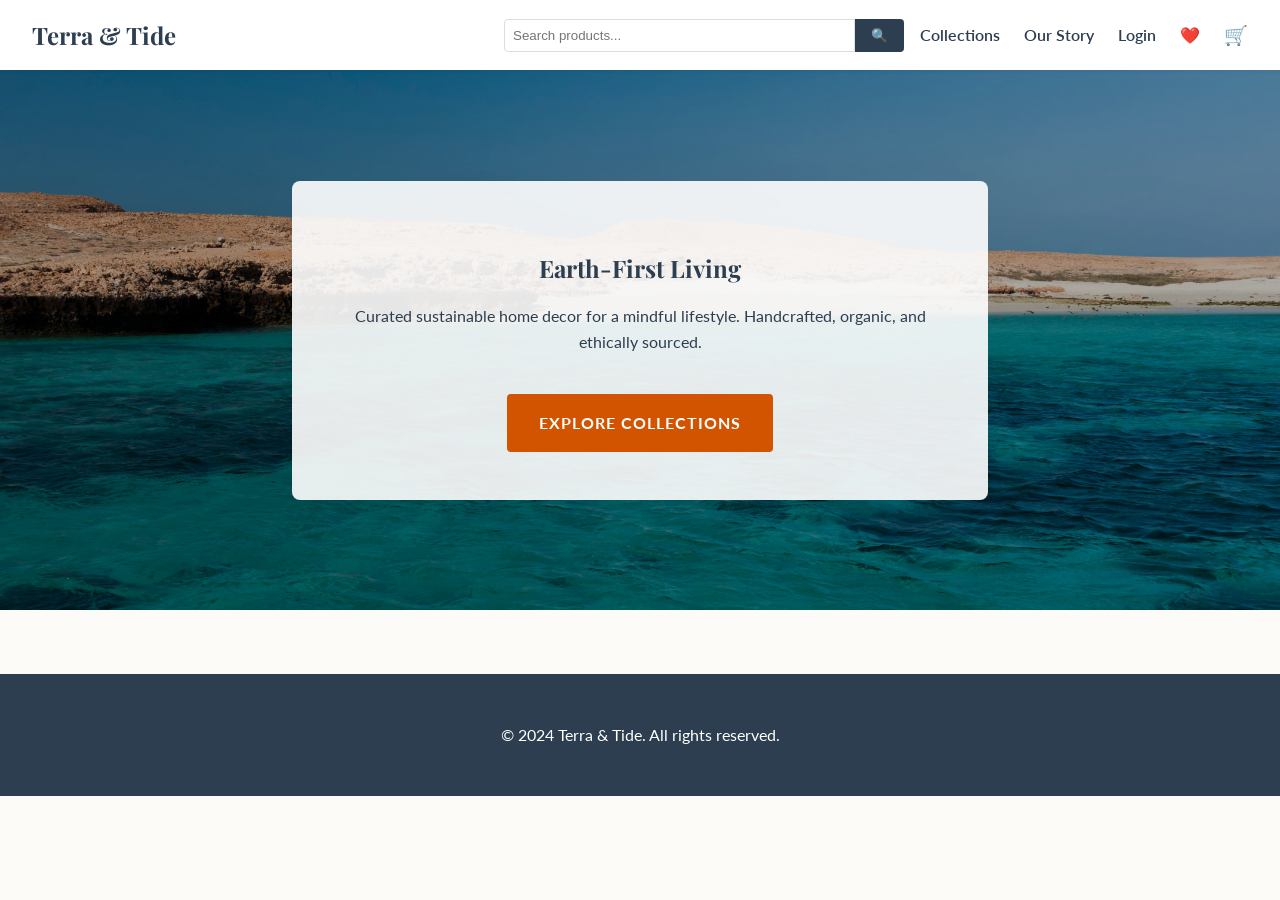
<file: index.html>
<!DOCTYPE html>
<html lang="en">
<head>
    <meta charset="UTF-8">
    <meta name="viewport" content="width=device-width, initial-scale=1.0">
    <title>Terra & Tide - Sustainable Home Decor</title>
    <link rel="stylesheet" href="style.css">
</head>
<body>
    <header>
        <div class="logo-container">
            <a href="index.html" class="logo">Terra & Tide</a>
            <button class="menu-toggle" aria-label="Toggle Menu">☰</button>
        </div>
        <div class="search-container">
            <input type="text" id="search-input" placeholder="Search products...">
            <button id="search-btn">🔍</button>
        </div>
        <nav>
            <ul>
                <li><a href="collections.html">Collections</a></li>
                <li><a href="about.html">Our Story</a></li>
                <li id="nav-auth"><a href="login.html">Login</a></li>
                <li><a href="wishlist.html">❤️</a></li>
                <li>
                    <a href="cart.html" class="cart-icon">
                        🛒
                        <span id="cart-count">0</span>
                    </a>
                </li>
            </ul>
        </nav>
    </header>

    <div id="toast" class="toast"></div>

    <section class="hero">
        <div class="hero-content">
            <h1>Earth-First Living</h1>
            <p>Curated sustainable home decor for a mindful lifestyle. Handcrafted, organic, and ethically sourced.</p>
            <a href="collections.html" class="btn-cta">Explore Collections</a>
        </div>
    </section>

    <footer>
        <p>&copy; 2024 Terra & Tide. All rights reserved.</p>
    </footer>

    <script src="script.js"></script>
</body>
</html>
</file>
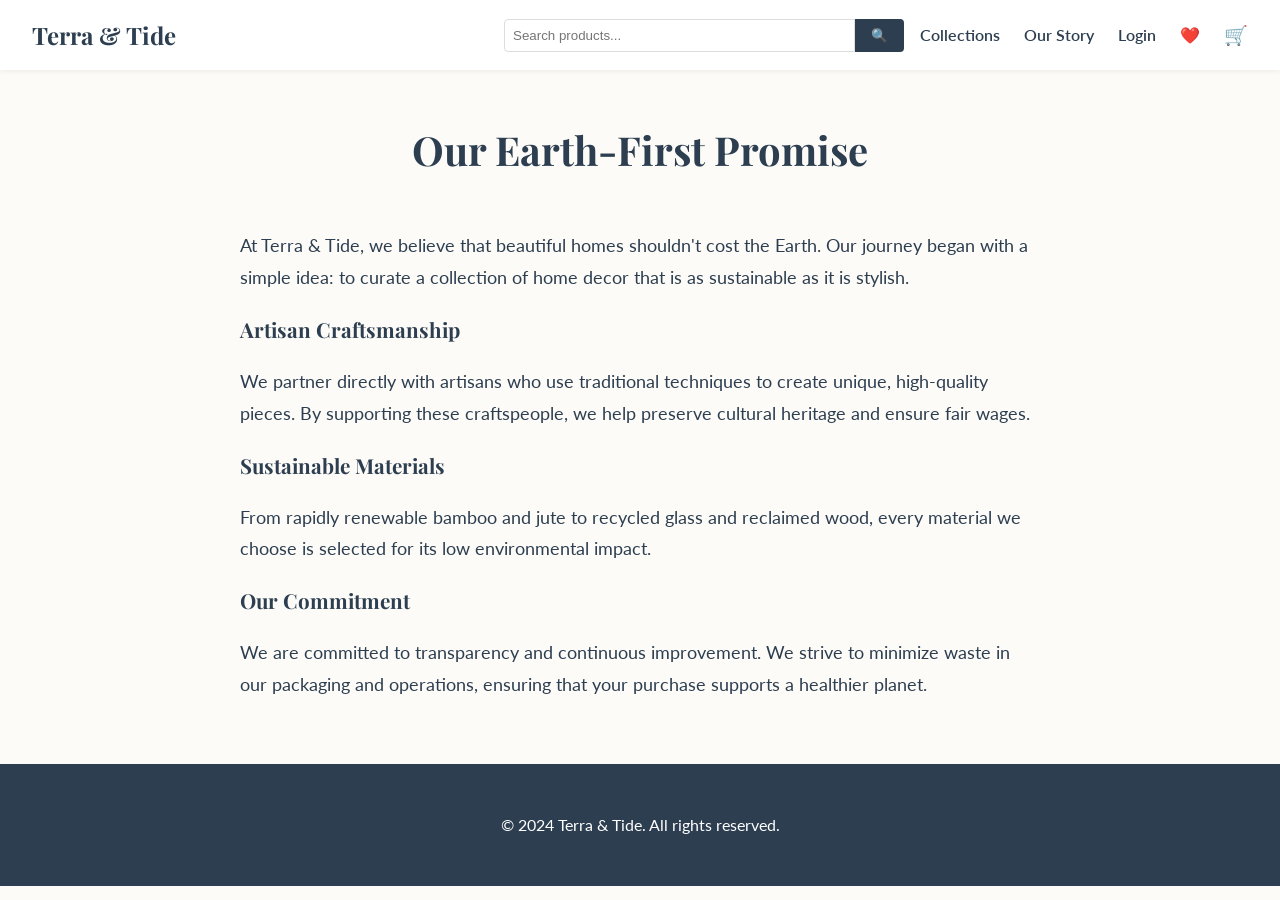
<file: about.html>
<!DOCTYPE html>
<html lang="en">
<head>
    <meta charset="UTF-8">
    <meta name="viewport" content="width=device-width, initial-scale=1.0">
    <title>About Us - Terra & Tide</title>
    <link rel="stylesheet" href="style.css">
</head>
<body>
    <header>
        <div class="logo-container">
            <a href="index.html" class="logo">Terra & Tide</a>
            <button class="menu-toggle" aria-label="Toggle Menu">☰</button>
        </div>
        <div class="search-container">
            <input type="text" id="search-input" placeholder="Search products...">
            <button id="search-btn">🔍</button>
        </div>
        <nav>
            <ul>
                <li><a href="collections.html">Collections</a></li>
                <li><a href="about.html">Our Story</a></li>
                <li id="nav-auth"><a href="login.html">Login</a></li>
                <li><a href="wishlist.html">❤️</a></li>
                <li>
                    <a href="cart.html" class="cart-icon">
                        🛒
                        <span id="cart-count">0</span>
                    </a>
                </li>
            </ul>
        </nav>
    </header>

    <div id="toast" class="toast"></div>

    <div class="container">
        <h2 class="section-title">Our Earth-First Promise</h2>
        <div style="max-width: 800px; margin: 0 auto; line-height: 1.8; font-size: 1.1rem;">
            <p>At Terra & Tide, we believe that beautiful homes shouldn't cost the Earth. Our journey began with a simple idea: to curate a collection of home decor that is as sustainable as it is stylish.</p>

            <h3 class="mt-2">Artisan Craftsmanship</h3>
            <p>We partner directly with artisans who use traditional techniques to create unique, high-quality pieces. By supporting these craftspeople, we help preserve cultural heritage and ensure fair wages.</p>

            <h3 class="mt-2">Sustainable Materials</h3>
            <p>From rapidly renewable bamboo and jute to recycled glass and reclaimed wood, every material we choose is selected for its low environmental impact.</p>

            <h3 class="mt-2">Our Commitment</h3>
            <p>We are committed to transparency and continuous improvement. We strive to minimize waste in our packaging and operations, ensuring that your purchase supports a healthier planet.</p>
        </div>
    </div>

    <footer>
        <p>&copy; 2024 Terra & Tide. All rights reserved.</p>
    </footer>

    <script src="script.js"></script>
</body>
</html>
</file>
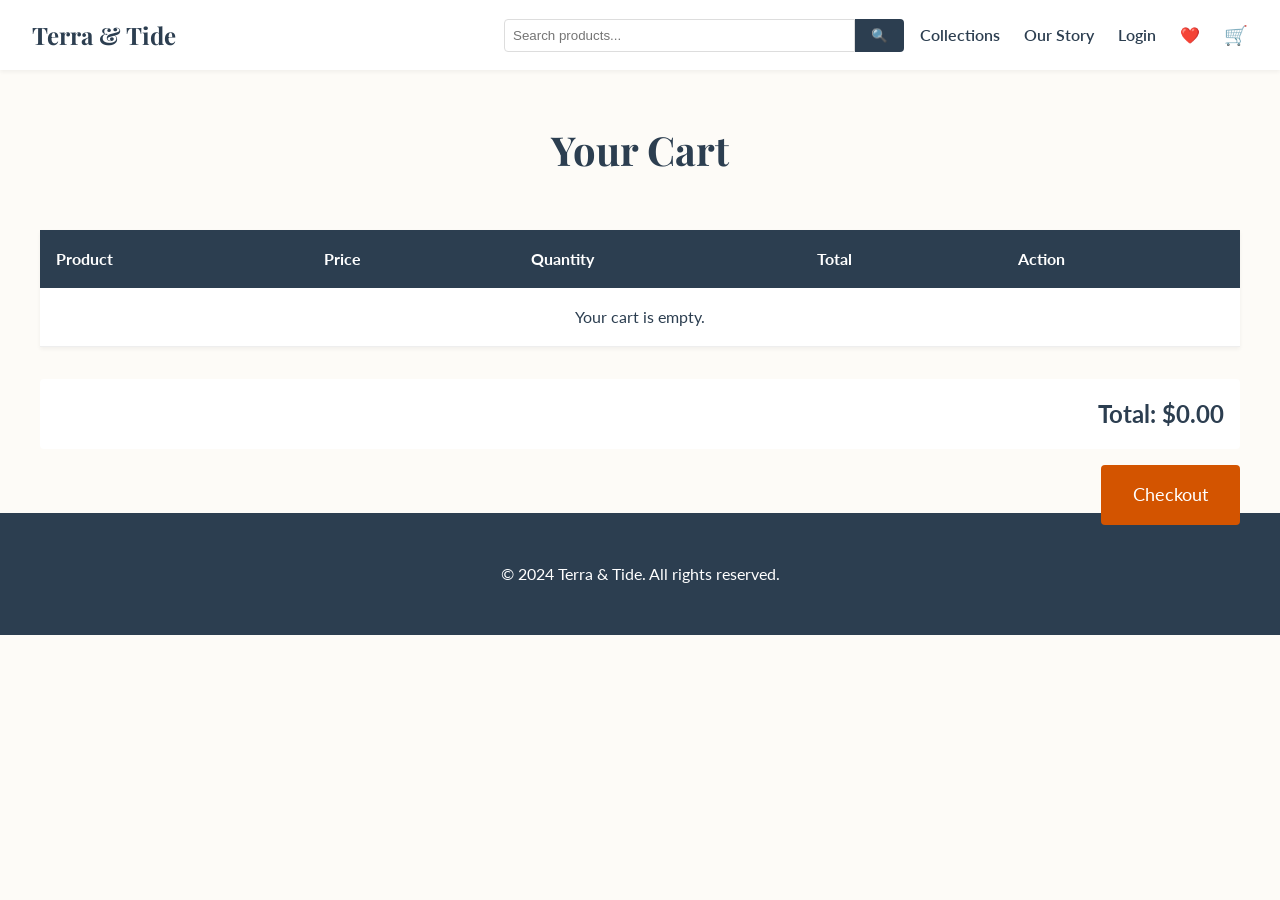
<file: cart.html>
<!DOCTYPE html>
<html lang="en">
<head>
    <meta charset="UTF-8">
    <meta name="viewport" content="width=device-width, initial-scale=1.0">
    <title>Shopping Cart - Terra & Tide</title>
    <link rel="stylesheet" href="style.css">
</head>
<body>
    <header>
        <div class="logo-container">
            <a href="index.html" class="logo">Terra & Tide</a>
            <button class="menu-toggle" aria-label="Toggle Menu">☰</button>
        </div>
        <div class="search-container">
            <input type="text" id="search-input" placeholder="Search products...">
            <button id="search-btn">🔍</button>
        </div>
        <nav>
            <ul>
                <li><a href="collections.html">Collections</a></li>
                <li><a href="about.html">Our Story</a></li>
                <li id="nav-auth"><a href="login.html">Login</a></li>
                <li><a href="wishlist.html">❤️</a></li>
                <li>
                    <a href="cart.html" class="cart-icon">
                        🛒
                        <span id="cart-count">0</span>
                    </a>
                </li>
            </ul>
        </nav>
    </header>

    <div id="toast" class="toast"></div>

    <div class="container">
        <h2 class="section-title">Your Cart</h2>
        <table class="cart-table">
            <thead>
                <tr>
                    <th>Product</th>
                    <th>Price</th>
                    <th>Quantity</th>
                    <th>Total</th>
                    <th>Action</th>
                </tr>
            </thead>
            <tbody id="cart-table-body">
                <!-- Cart items loaded by script.js -->
            </tbody>
        </table>
        <div id="cart-total" class="cart-total">
            Total: $0.00
        </div>
        <a href="checkout.html" class="btn-checkout">Checkout</a>
    </div>

    <footer>
        <p>&copy; 2024 Terra & Tide. All rights reserved.</p>
    </footer>

    <script src="script.js"></script>
</body>
</html>
</file>
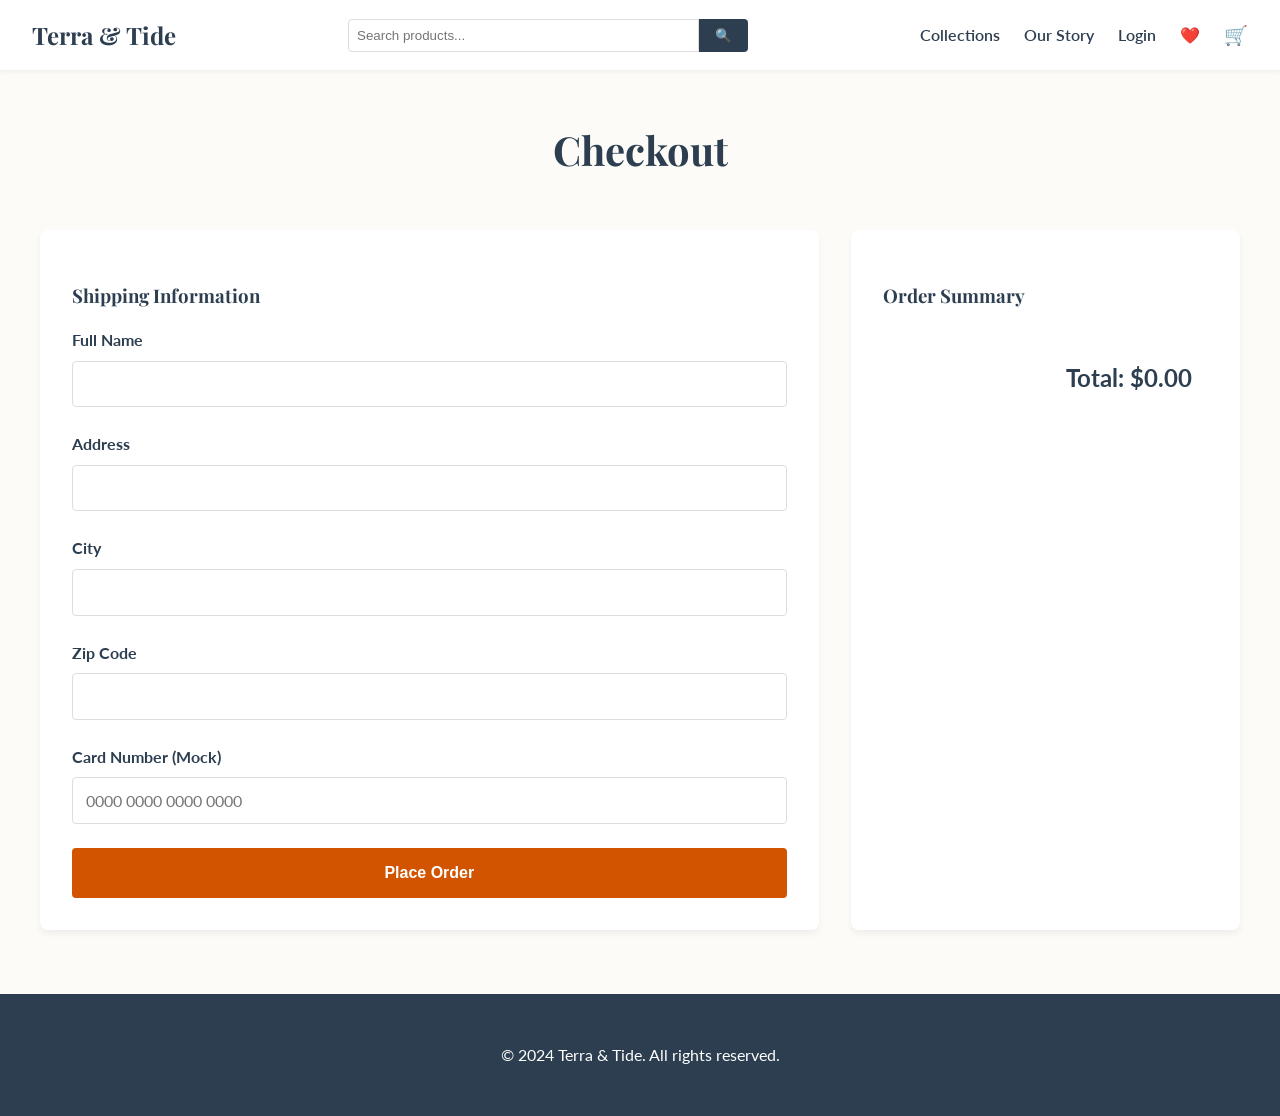
<file: checkout.html>
<!DOCTYPE html>
<html lang="en">
<head>
    <meta charset="UTF-8">
    <meta name="viewport" content="width=device-width, initial-scale=1.0">
    <title>Checkout - Terra & Tide</title>
    <link rel="stylesheet" href="style.css">
</head>
<body>
    <header>
        <a href="index.html" class="logo">Terra & Tide</a>
        <button class="menu-toggle" aria-label="Toggle Menu">☰</button>
        <div class="search-container">
            <input type="text" id="search-input" placeholder="Search products...">
            <button id="search-btn">🔍</button>
        </div>
        <nav>
            <ul>
                <li><a href="collections.html">Collections</a></li>
                <li><a href="about.html">Our Story</a></li>
                <li id="nav-auth"><a href="login.html">Login</a></li>
                <li><a href="wishlist.html">❤️</a></li>
                <li>
                    <a href="cart.html" class="cart-icon">
                        🛒
                        <span id="cart-count">0</span>
                    </a>
                </li>
            </ul>
        </nav>
    </header>

    <div id="toast" class="toast"></div>

    <div class="container">
        <h2 class="section-title">Checkout</h2>
        <div class="checkout-grid">
            <div class="checkout-form">
                <h3>Shipping Information</h3>
                <form id="checkout-form" onsubmit="handleCheckout(event)">
                    <div class="form-group">
                        <label for="fullName">Full Name</label>
                        <input type="text" id="fullName" name="fullName" required>
                    </div>
                    <div class="form-group">
                        <label for="address">Address</label>
                        <input type="text" id="address" name="address" required>
                    </div>
                    <div class="form-group">
                        <label for="city">City</label>
                        <input type="text" id="city" name="city" required>
                    </div>
                    <div class="form-group">
                        <label for="zip">Zip Code</label>
                        <input type="text" id="zip" name="zip" required>
                    </div>
                    <div class="form-group">
                        <label for="cardNumber">Card Number (Mock)</label>
                        <input type="text" id="cardNumber" name="cardNumber" placeholder="0000 0000 0000 0000" required>
                    </div>
                    <button type="submit" class="btn-submit">Place Order</button>
                </form>
            </div>
            <div class="order-summary">
                <h3>Order Summary</h3>
                <div id="checkout-items"></div>
                <div id="checkout-total" class="cart-total">Total: $0.00</div>
            </div>
        </div>
    </div>

    <footer>
        <p>&copy; 2024 Terra & Tide. All rights reserved.</p>
    </footer>

    <script src="script.js"></script>
    <script>
        document.addEventListener('DOMContentLoaded', () => {
            renderCheckoutSummary();
        });

        function renderCheckoutSummary() {
            const cart = getCart();
            const container = document.getElementById('checkout-items');
            const totalEl = document.getElementById('checkout-total');

            if (!container) return;

            container.innerHTML = '';
            let total = 0;

            cart.forEach(item => {
                const itemTotal = item.price * item.quantity;
                total += itemTotal;
                const div = document.createElement('div');
                div.className = 'summary-item';
                div.innerHTML = `
                    <div style="display: flex; justify-content: space-between; margin-bottom: 0.5rem;">
                        <span>${item.name} (x${item.quantity})</span>
                        <span>$${itemTotal.toFixed(2)}</span>
                    </div>
                `;
                container.appendChild(div);
            });

            totalEl.textContent = `Total: $${total.toFixed(2)}`;
        }

        function handleCheckout(e) {
            e.preventDefault();
            const form = e.target;
            const orderData = {
                id: 'ORD-' + Date.now(),
                date: new Date().toLocaleDateString(),
                total: parseFloat(document.getElementById('checkout-total').textContent.replace('Total: $', '')),
                items: getCart(),
                shipping: {
                    name: form.fullName.value,
                    address: form.address.value,
                    city: form.city.value
                }
            };

            let orders = JSON.parse(localStorage.getItem('terraOrders') || '[]');
            orders.unshift(orderData);
            localStorage.setItem('terraOrders', JSON.stringify(orders));

            // Clear Cart
            localStorage.setItem('terraCart', JSON.stringify([]));
            updateCartCount();

            alert('Order Placed Successfully! Redirecting to Profile...');
            window.location.href = 'profile.html';
        }
    </script>
</body>
</html>
</file>
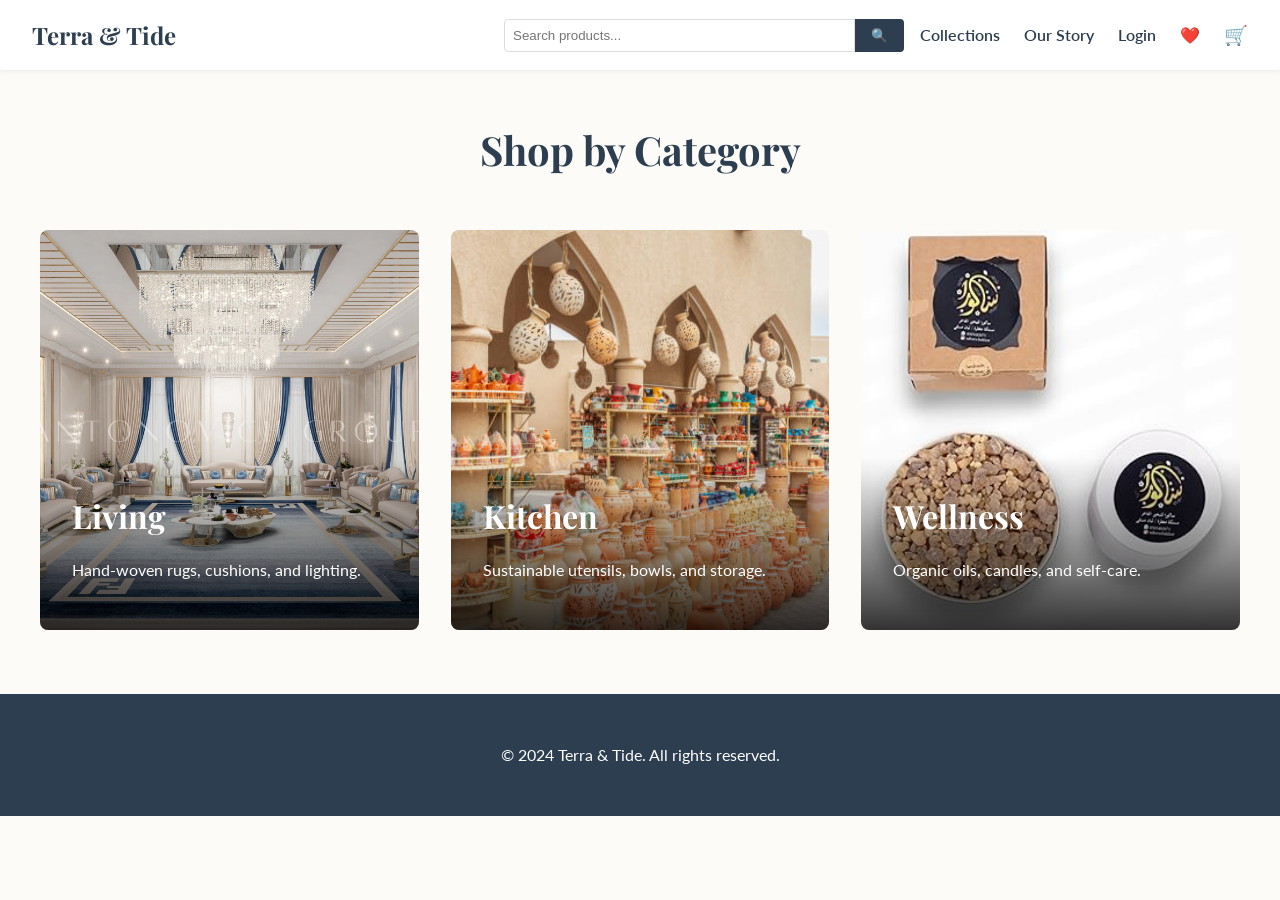
<file: collections.html>
<!DOCTYPE html>
<html lang="en">
<head>
    <meta charset="UTF-8">
    <meta name="viewport" content="width=device-width, initial-scale=1.0">
    <title>Collections - Terra & Tide</title>
    <link rel="stylesheet" href="style.css">
</head>
<body>
    <header>
        <div class="logo-container">
            <a href="index.html" class="logo">Terra & Tide</a>
            <button class="menu-toggle" aria-label="Toggle Menu">☰</button>
        </div>
        <div class="search-container">
            <input type="text" id="search-input" placeholder="Search products...">
            <button id="search-btn">🔍</button>
        </div>
        <nav>
            <ul>
                <li><a href="collections.html">Collections</a></li>
                <li><a href="about.html">Our Story</a></li>
                <li id="nav-auth"><a href="login.html">Login</a></li>
                <li><a href="wishlist.html">❤️</a></li>
                <li>
                    <a href="cart.html" class="cart-icon">
                        🛒
                        <span id="cart-count">0</span>
                    </a>
                </li>
            </ul>
        </nav>
    </header>

    <div id="toast" class="toast"></div>

    <div class="container">
        <h2 class="section-title">Shop by Category</h2>
        <div class="collections-grid">
            <a href="living.html" class="collection-card">
                <img src="images/cat-living.png" alt="Living Room Collection">
                <div class="collection-overlay">
                    <h3 class="collection-title">Living</h3>
                    <p>Hand-woven rugs, cushions, and lighting.</p>
                </div>
            </a>
            <a href="kitchen.html" class="collection-card">
                <img src="images/cat-kitchen.png" alt="Kitchen Collection">
                <div class="collection-overlay">
                    <h3 class="collection-title">Kitchen</h3>
                    <p>Sustainable utensils, bowls, and storage.</p>
                </div>
            </a>
            <a href="wellness.html" class="collection-card">
                <img src="images/cat-wellness.png" alt="Wellness Collection">
                <div class="collection-overlay">
                    <h3 class="collection-title">Wellness</h3>
                    <p>Organic oils, candles, and self-care.</p>
                </div>
            </a>
        </div>
    </div>

    <footer>
        <p>&copy; 2024 Terra & Tide. All rights reserved.</p>
    </footer>

    <script src="script.js"></script>
</body>
</html>
</file>
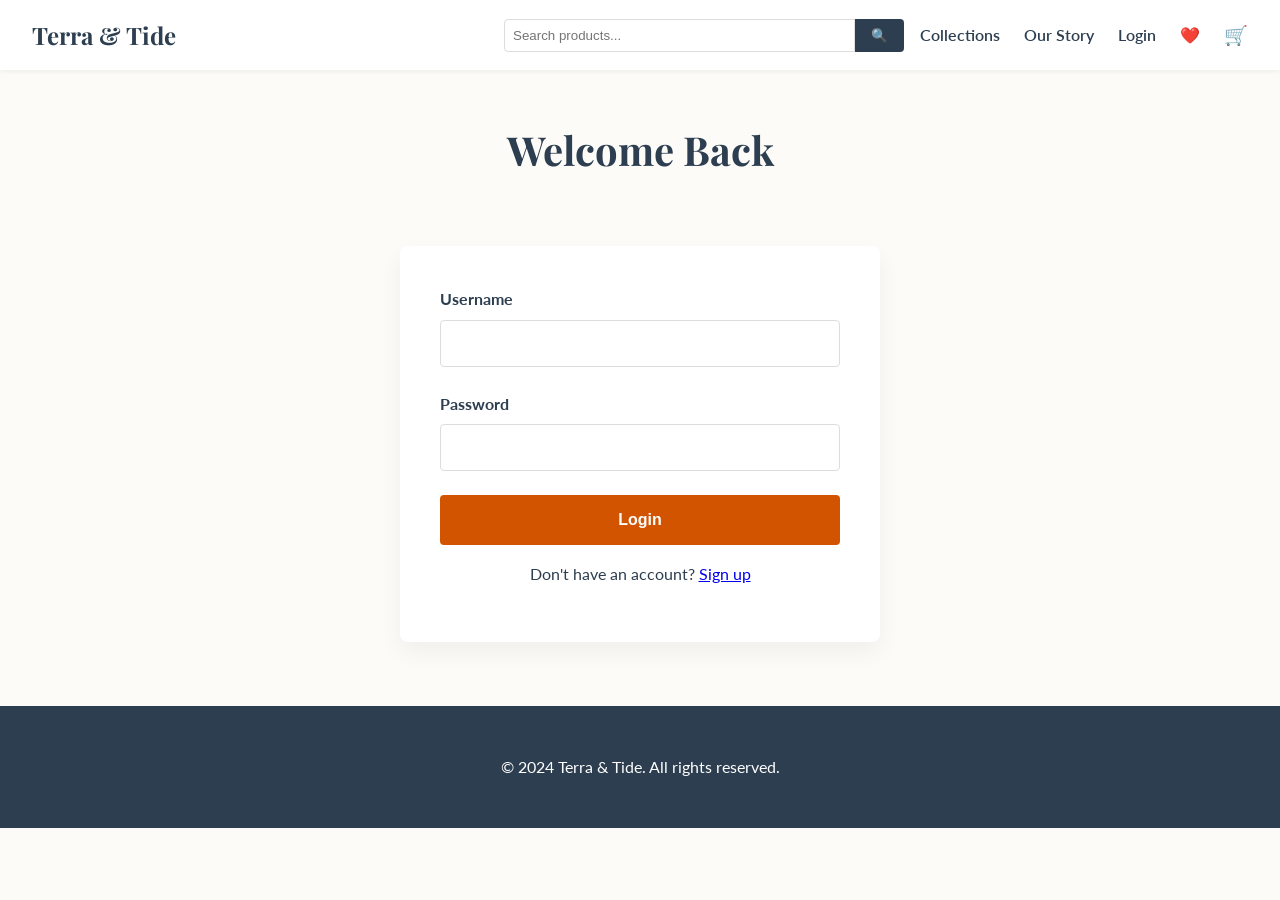
<file: login.html>
<!DOCTYPE html>
<html lang="en">
<head>
    <meta charset="UTF-8">
    <meta name="viewport" content="width=device-width, initial-scale=1.0">
    <title>Login - Terra & Tide</title>
    <link rel="stylesheet" href="style.css">
</head>
<body>
    <header>
        <div class="logo-container">
            <a href="index.html" class="logo">Terra & Tide</a>
            <button class="menu-toggle" aria-label="Toggle Menu">☰</button>
        </div>
        <div class="search-container">
            <input type="text" id="search-input" placeholder="Search products...">
            <button id="search-btn">🔍</button>
        </div>
        <nav>
            <ul>
                <li><a href="collections.html">Collections</a></li>
                <li><a href="about.html">Our Story</a></li>
                <li id="nav-auth"><a href="login.html">Login</a></li>
                <li><a href="wishlist.html">❤️</a></li>
                <li>
                    <a href="cart.html" class="cart-icon">
                        🛒
                        <span id="cart-count">0</span>
                    </a>
                </li>
            </ul>
        </nav>
    </header>

    <div class="container">
        <h2 class="section-title">Welcome Back</h2>
        <form class="auth-form" onsubmit="handleLogin(event)">
            <div class="form-group">
                <label for="username">Username</label>
                <input type="text" id="username" name="username" required>
            </div>
            <div class="form-group">
                <label for="password">Password</label>
                <input type="password" id="password" name="password" required>
            </div>
            <button type="submit" class="btn-submit">Login</button>
            <p class="mt-2 text-center">Don't have an account? <a href="signup.html">Sign up</a></p>
        </form>
    </div>

    <footer>
        <p>&copy; 2024 Terra & Tide. All rights reserved.</p>
    </footer>

    <script src="script.js"></script>
    <script>
        function handleLogin(e) {
            e.preventDefault();
            const username = e.target.username.value;
            const password = e.target.password.value;
            // login function is defined in script.js
            if (login(username, password)) {
                window.location.href = 'index.html';
            } else {
                alert('Invalid credentials! Username must be > 3 chars and Password > 6 chars.');
            }
        }
    </script>
</body>
</html>
</file>
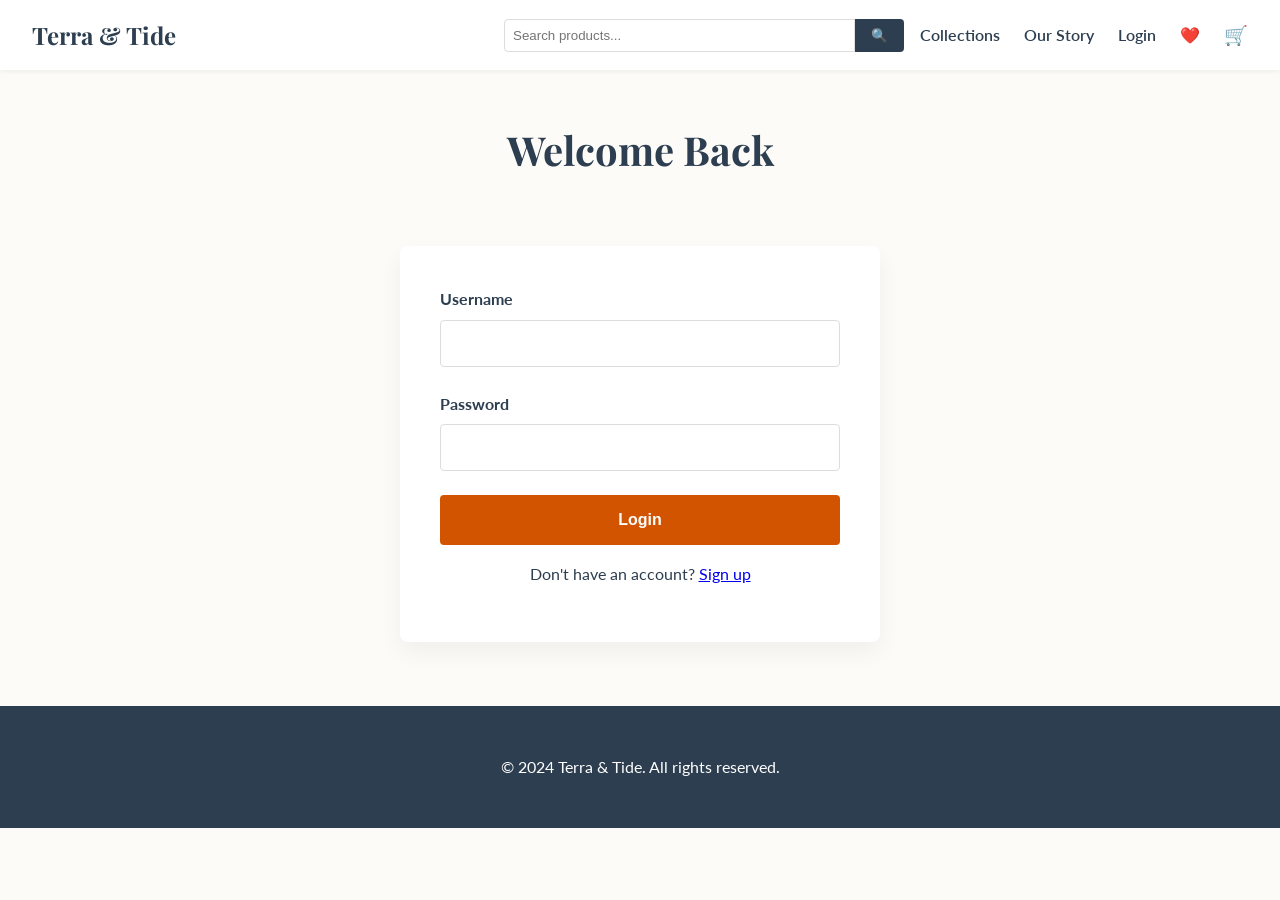
<file: profile.html>
<!DOCTYPE html>
<html lang="en">
<head>
    <meta charset="UTF-8">
    <meta name="viewport" content="width=device-width, initial-scale=1.0">
    <title>Profile - Terra & Tide</title>
    <link rel="stylesheet" href="style.css">
</head>
<body>
    <header>
        <a href="index.html" class="logo">Terra & Tide</a>
        <button class="menu-toggle" aria-label="Toggle Menu">☰</button>
        <div class="search-container">
            <input type="text" id="search-input" placeholder="Search products...">
            <button id="search-btn">🔍</button>
        </div>
        <nav>
            <ul>
                <li><a href="collections.html">Collections</a></li>
                <li><a href="about.html">Our Story</a></li>
                <li id="nav-auth"><a href="login.html">Login</a></li>
                <li><a href="wishlist.html">❤️</a></li>
                <li>
                    <a href="cart.html" class="cart-icon">
                        🛒
                        <span id="cart-count">0</span>
                    </a>
                </li>
            </ul>
        </nav>
    </header>

    <div id="toast" class="toast"></div>

    <div class="container">
        <h2 class="section-title">My Profile</h2>
        <div class="profile-info">
            <h3 id="user-greeting">Hello, Guest</h3>
            <button onclick="logout()" class="btn-checkout">Logout</button>
        </div>

        <h3>Order History</h3>
        <table class="cart-table">
            <thead>
                <tr>
                    <th>Order ID</th>
                    <th>Date</th>
                    <th>Total</th>
                    <th>Status</th>
                    <th>Items</th>
                </tr>
            </thead>
            <tbody id="orders-table-body">
                <!-- Orders loaded dynamically -->
            </tbody>
        </table>
    </div>

    <footer>
        <p>&copy; 2024 Terra & Tide. All rights reserved.</p>
    </footer>

    <script src="script.js"></script>
    <script>
        document.addEventListener('DOMContentLoaded', () => {
            const user = JSON.parse(localStorage.getItem('terraUser'));
            if (user) {
                document.getElementById('user-greeting').textContent = `Hello, ${user.username}`;
                loadOrders();
            } else {
                window.location.href = 'login.html';
            }
        });

        function loadOrders() {
            const orders = JSON.parse(localStorage.getItem('terraOrders') || '[]');
            const tbody = document.getElementById('orders-table-body');

            if (orders.length === 0) {
                tbody.innerHTML = '<tr><td colspan="5" class="text-center">No orders yet.</td></tr>';
                return;
            }

            orders.forEach(order => {
                const tr = document.createElement('tr');
                tr.innerHTML = `
                    <td>${order.id}</td>
                    <td>${order.date}</td>
                    <td>$${order.total.toFixed(2)}</td>
                    <td><span class="eco-badge">Processing</span></td>
                    <td>${order.items.length} items</td>
                `;
                tbody.appendChild(tr);
            });
        }
    </script>
</body>
</html>
</file>
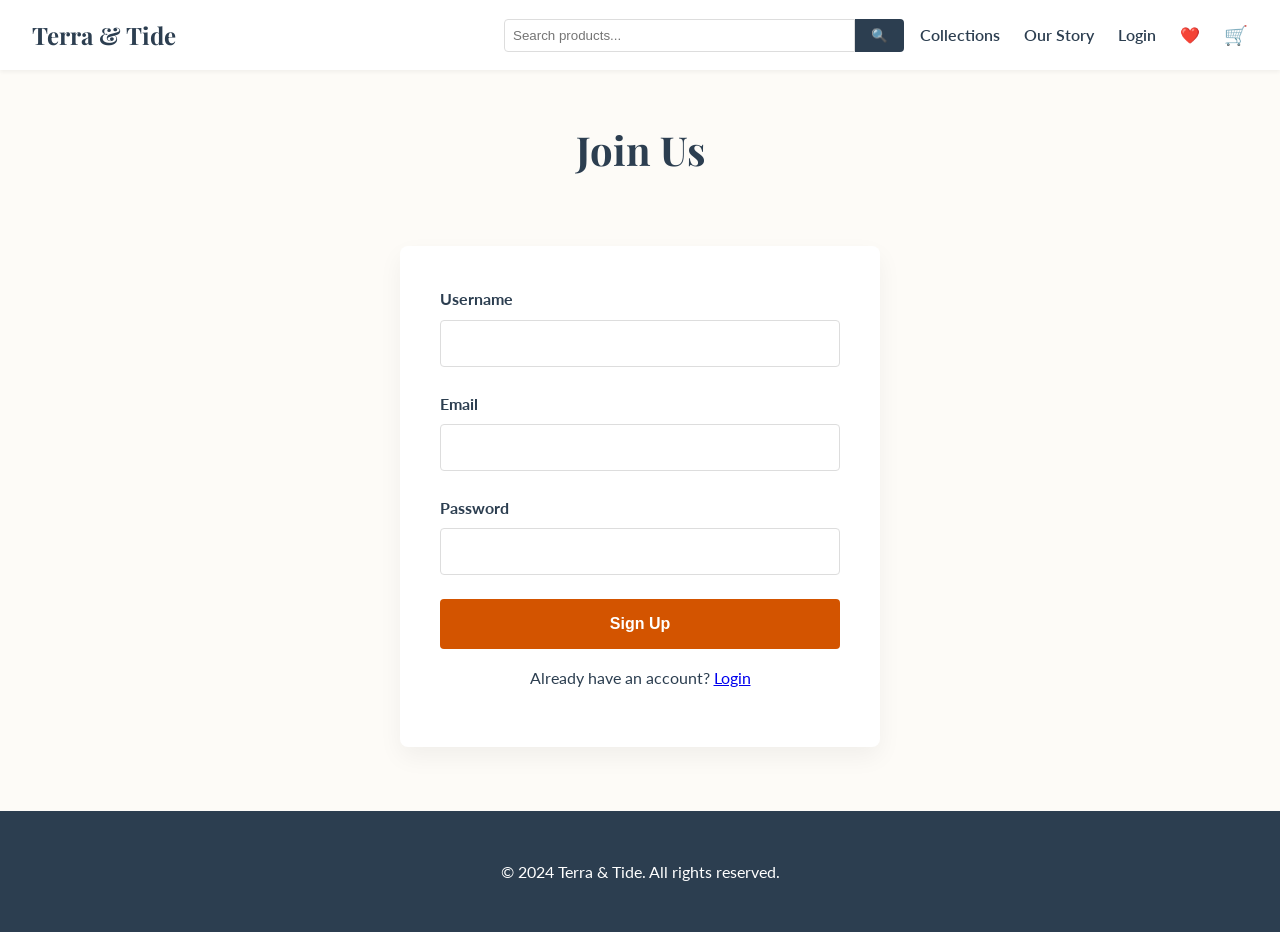
<file: signup.html>
<!DOCTYPE html>
<html lang="en">
<head>
    <meta charset="UTF-8">
    <meta name="viewport" content="width=device-width, initial-scale=1.0">
    <title>Sign Up - Terra & Tide</title>
    <link rel="stylesheet" href="style.css">
</head>
<body>
    <header>
        <div class="logo-container">
            <a href="index.html" class="logo">Terra & Tide</a>
            <button class="menu-toggle" aria-label="Toggle Menu">☰</button>
        </div>
        <div class="search-container">
            <input type="text" id="search-input" placeholder="Search products...">
            <button id="search-btn">🔍</button>
        </div>
        <nav>
            <ul>
                <li><a href="collections.html">Collections</a></li>
                <li><a href="about.html">Our Story</a></li>
                <li id="nav-auth"><a href="login.html">Login</a></li>
                <li><a href="wishlist.html">❤️</a></li>
                <li>
                    <a href="cart.html" class="cart-icon">
                        🛒
                        <span id="cart-count">0</span>
                    </a>
                </li>
            </ul>
        </nav>
    </header>

    <div class="container">
        <h2 class="section-title">Join Us</h2>
        <form class="auth-form" onsubmit="handleSignup(event)">
            <div class="form-group">
                <label for="username">Username</label>
                <input type="text" id="username" name="username" required>
            </div>
            <div class="form-group">
                <label for="email">Email</label>
                <input type="email" id="email" name="email" required>
            </div>
            <div class="form-group">
                <label for="password">Password</label>
                <input type="password" id="password" name="password" required>
            </div>
            <button type="submit" class="btn-submit">Sign Up</button>
            <p class="mt-2 text-center">Already have an account? <a href="login.html">Login</a></p>
        </form>
    </div>

    <footer>
        <p>&copy; 2024 Terra & Tide. All rights reserved.</p>
    </footer>

    <script src="script.js"></script>
    <script>
        function handleSignup(e) {
            e.preventDefault();
            const username = e.target.username.value;
            const email = e.target.email.value;
            const password = e.target.password.value;
            // signup function is defined in script.js
            if (signup(username, email, password)) {
                window.location.href = 'index.html';
            } else {
                alert('Invalid details! Username > 3 chars, Password > 6 chars, Email must contain "@".');
            }
        }
    </script>
</body>
</html>
</file>
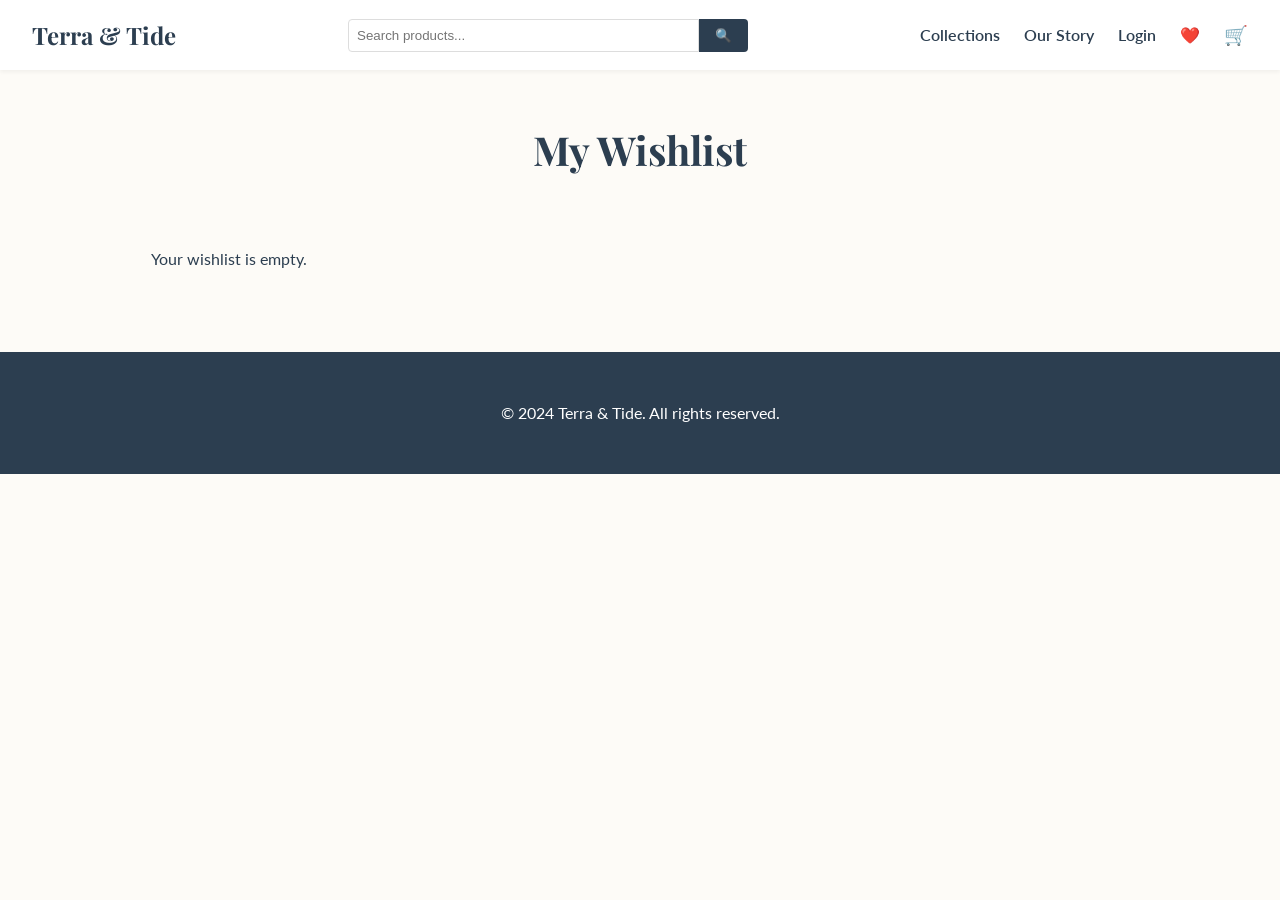
<file: wishlist.html>
<!DOCTYPE html>
<html lang="en">
<head>
    <meta charset="UTF-8">
    <meta name="viewport" content="width=device-width, initial-scale=1.0">
    <title>Wishlist - Terra & Tide</title>
    <link rel="stylesheet" href="style.css">
</head>
<body>
    <header>
        <a href="index.html" class="logo">Terra & Tide</a>
        <button class="menu-toggle" aria-label="Toggle Menu">☰</button>
        <div class="search-container">
            <input type="text" id="search-input" placeholder="Search products...">
            <button id="search-btn">🔍</button>
        </div>
        <nav>
            <ul>
                <li><a href="collections.html">Collections</a></li>
                <li><a href="about.html">Our Story</a></li>
                <li id="nav-auth"><a href="login.html">Login</a></li>
                <li><a href="wishlist.html">❤️</a></li>
                <li>
                    <a href="cart.html" class="cart-icon">
                        🛒
                        <span id="cart-count">0</span>
                    </a>
                </li>
            </ul>
        </nav>
    </header>

    <div id="toast" class="toast"></div>

    <div class="container">
        <h2 class="section-title">My Wishlist</h2>
        <div id="wishlist-container" class="product-grid">
            <!-- Wishlist items loaded dynamically -->
        </div>
    </div>

    <footer>
        <p>&copy; 2024 Terra & Tide. All rights reserved.</p>
    </footer>

    <script src="script.js"></script>
    <script>
        document.addEventListener('DOMContentLoaded', () => {
            loadWishlist();
        });

        function loadWishlist() {
            const wishlist = JSON.parse(localStorage.getItem('terraWishlist') || '[]');
            const container = document.getElementById('wishlist-container');

            if (wishlist.length === 0) {
                container.innerHTML = '<p class="text-center">Your wishlist is empty.</p>';
                return;
            }

            wishlist.forEach(item => {
                const card = document.createElement('div');
                card.className = 'card';
                // Escape arguments for addToCart/removeFromWishlist
                const safeName = item.name.replace(/'/g, "\\'");
                const safeImage = item.image.replace(/'/g, "\\'");

                card.innerHTML = `
                    <img src="${item.image}" alt="${item.name}">
                    <div class="card-body">
                        <h3 class="card-title">${item.name}</h3>
                        <div class="card-price">$${item.price.toFixed(2)}</div>
                        <button class="btn-add-cart" onclick="removeFromWishlist('${item.id}')" style="background-color: #e74c3c;">Remove</button>
                         <button class="btn-add-cart mt-2" onclick="addToCart('${item.id}', '${safeName}', ${item.price}, '${safeImage}')">Add to Cart</button>
                    </div>
                `;
                container.appendChild(card);
            });
        }

        function removeFromWishlist(id) {
            let wishlist = JSON.parse(localStorage.getItem('terraWishlist') || '[]');
            wishlist = wishlist.filter(item => item.id !== id);
            localStorage.setItem('terraWishlist', JSON.stringify(wishlist));
            loadWishlist();
            showToast('Removed from wishlist');
        }
    </script>
</body>
</html>
</file>
<file: style.css>
/* style.css */
@import url('https://fonts.googleapis.com/css2?family=Lato:wght@400;700&family=Playfair+Display:wght@400;700&display=swap');

:root {
    --primary-color: #2C3E50;
    --secondary-color: #D35400;
    --background-color: #FDFBF7;
    --card-bg-color: #FFFFFF;
    --success-color: #27AE60;
    --text-color: #2C3E50;
    --font-heading: 'Playfair Display', serif;
    --font-body: 'Lato', sans-serif;
}

body {
    font-family: var(--font-body);
    background-color: var(--background-color);
    color: var(--text-color);
    margin: 0;
    padding: 0;
    line-height: 1.6;
}

h1, h2, h3, h4, h5, h6 {
    font-family: var(--font-heading);
    color: var(--primary-color);
    margin-bottom: 1rem;
}

/* Header & Nav */
header {
    background-color: var(--card-bg-color);
    position: sticky;
    top: 0;
    z-index: 1000;
    box-shadow: 0 2px 4px rgba(0,0,0,0.05);
    padding: 1rem 2rem;
    display: flex;
    justify-content: space-between;
    align-items: center;
    flex-wrap: wrap; /* Allow wrapping for mobile */
}

.logo-container {
    display: flex;
    align-items: center;
    justify-content: space-between;
    flex: 1;
}

.logo {
    font-family: var(--font-heading);
    font-size: 1.5rem;
    font-weight: bold;
    text-decoration: none;
    color: var(--primary-color);
}

.menu-toggle {
    display: none;
    background: none;
    border: none;
    font-size: 1.5rem;
    cursor: pointer;
    color: var(--primary-color);
}

.search-container {
    display: flex;
    margin: 0 1rem;
    flex: 1;
    max-width: 400px;
}

#search-input {
    flex-grow: 1;
    padding: 0.5rem;
    border: 1px solid #ddd;
    border-radius: 4px 0 0 4px;
}

#search-btn {
    padding: 0.5rem 1rem;
    background-color: var(--primary-color);
    color: white;
    border: none;
    border-radius: 0 4px 4px 0;
    cursor: pointer;
}

nav {
    display: flex;
    align-items: center;
}

nav ul {
    list-style: none;
    display: flex;
    gap: 1.5rem;
    padding: 0;
    margin: 0;
    align-items: center;
}

nav li {
    display: inline-block;
}

nav a {
    text-decoration: none;
    color: var(--primary-color);
    font-weight: 600;
    transition: color 0.3s;
}

nav a:hover {
    color: var(--secondary-color);
}

.cart-icon {
    position: relative;
    cursor: pointer;
    font-size: 1.2rem;
}

#cart-count {
    background-color: var(--secondary-color);
    color: white;
    border-radius: 50%;
    padding: 0.1rem 0.4rem;
    font-size: 0.7rem;
    position: absolute;
    top: -8px;
    right: -10px;
}

/* Hero Section */
.hero {
    background-image: url('images/hero-banner.png');
    background-size: cover;
    background-position: center;
    height: 60vh;
    display: flex;
    align-items: center;
    justify-content: center;
    text-align: center;
    color: white;
    position: relative;
}

.hero::after {
    content: '';
    position: absolute;
    top: 0;
    left: 0;
    width: 100%;
    height: 100%;
    background-color: rgba(0,0,0,0.3);
}

.hero-content {
    position: relative;
    z-index: 1;
    background: rgba(255,255,255,0.9);
    padding: 3rem;
    border-radius: 8px;
    color: var(--primary-color);
    max-width: 600px;
}

.btn-cta {
    background-color: var(--secondary-color);
    color: white;
    padding: 1rem 2rem;
    text-decoration: none;
    border-radius: 4px;
    font-weight: bold;
    display: inline-block;
    margin-top: 1.5rem;
    transition: background-color 0.3s;
    text-transform: uppercase;
    letter-spacing: 1px;
}

.btn-cta:hover {
    background-color: #e67e22;
}

/* Grid Layout */
.container {
    max-width: 1200px;
    margin: 3rem auto;
    padding: 0 1.5rem;
}

.product-grid {
    display: grid;
    grid-template-columns: repeat(auto-fill, minmax(280px, 1fr));
    gap: 2rem;
}

/* Filter Controls */
.filter-controls {
    display: flex;
    justify-content: flex-end;
    gap: 1rem;
    margin-bottom: 2rem;
    flex-wrap: wrap;
}

.filter-controls select {
    padding: 0.5rem;
    border: 1px solid #ddd;
    border-radius: 4px;
    font-family: var(--font-body);
}

/* Cards */
.card {
    background-color: var(--card-bg-color);
    border-radius: 8px;
    overflow: hidden;
    box-shadow: 0 4px 6px rgba(0,0,0,0.05);
    transition: transform 0.3s;
    display: flex;
    flex-direction: column;
    position: relative;
}

.card:hover {
    transform: translateY(-5px);
}

.card img {
    width: 100%;
    height: 250px;
    object-fit: cover;
}

.wishlist-btn {
    position: absolute;
    top: 10px;
    right: 10px;
    background: white;
    border: none;
    border-radius: 50%;
    width: 35px;
    height: 35px;
    cursor: pointer;
    font-size: 1.2rem;
    display: flex;
    align-items: center;
    justify-content: center;
    box-shadow: 0 2px 5px rgba(0,0,0,0.2);
    transition: transform 0.2s;
}

.wishlist-btn:hover {
    transform: scale(1.1);
}

.wishlist-btn.active {
    color: red;
}


.card-body {
    padding: 1.5rem;
    flex-grow: 1;
    display: flex;
    flex-direction: column;
}

.card-title {
    margin-top: 0;
    font-size: 1.2rem;
    margin-bottom: 0.5rem;
}

.card-price {
    font-weight: bold;
    color: var(--secondary-color);
    font-size: 1.1rem;
    margin-bottom: 0.5rem;
}

.sustainability-score {
    font-size: 0.9rem;
    color: var(--text-color);
    margin-bottom: 1.5rem;
    display: flex;
    align-items: center;
    gap: 0.5rem;
    flex-wrap: wrap;
}

.eco-badge {
    background-color: var(--success-color);
    color: white;
    padding: 0.2rem 0.5rem;
    border-radius: 4px;
    font-size: 0.75rem;
    font-weight: bold;
}

.btn-add-cart {
    background-color: var(--primary-color);
    color: white;
    border: none;
    padding: 1rem;
    width: 100%;
    cursor: pointer;
    font-family: var(--font-body);
    font-weight: bold;
    border-radius: 4px;
    margin-top: auto;
    transition: background-color 0.3s;
    text-transform: uppercase;
}

.btn-add-cart:hover {
    background-color: #34495e;
}

/* Toast Notification */
.toast {
    visibility: hidden;
    min-width: 250px;
    background-color: var(--success-color);
    color: #fff;
    text-align: center;
    border-radius: 4px;
    padding: 16px;
    position: fixed;
    z-index: 1001;
    right: 30px;
    top: 80px;
    box-shadow: 0 4px 8px rgba(0,0,0,0.2);
    opacity: 0;
    transition: opacity 0.5s, top 0.5s;
}

.toast.show {
    visibility: visible;
    opacity: 1;
    top: 100px;
}

/* Cart Page */
.cart-table {
    width: 100%;
    border-collapse: collapse;
    margin-bottom: 2rem;
    background: white;
    box-shadow: 0 2px 4px rgba(0,0,0,0.05);
}

.cart-table th {
    background-color: var(--primary-color);
    color: white;
    text-align: left;
    padding: 1rem;
}

.cart-table td {
    padding: 1rem;
    border-bottom: 1px solid #eee;
}

.cart-total {
    text-align: right;
    font-size: 1.5rem;
    font-weight: bold;
    margin-top: 2rem;
    padding: 1rem;
    background: white;
    border-radius: 4px;
}

.btn-checkout {
    background-color: var(--secondary-color);
    color: white;
    padding: 1rem 2rem;
    border: none;
    border-radius: 4px;
    font-size: 1.1rem;
    cursor: pointer;
    margin-top: 1rem;
    float: right;
    text-decoration: none; /* In case it's a link */
}

/* Checkout Page */
.checkout-grid {
    display: grid;
    grid-template-columns: 2fr 1fr;
    gap: 2rem;
}

.checkout-form, .order-summary {
    background: white;
    padding: 2rem;
    border-radius: 8px;
    box-shadow: 0 4px 6px rgba(0,0,0,0.05);
}

.summary-item {
    padding: 0.5rem 0;
    border-bottom: 1px solid #eee;
}

/* Profile Page */
.profile-info {
    background: white;
    padding: 2rem;
    border-radius: 8px;
    margin-bottom: 2rem;
    display: flex;
    justify-content: space-between;
    align-items: center;
}

/* Forms */
.auth-form {
    max-width: 400px;
    margin: 4rem auto;
    background: white;
    padding: 2.5rem;
    border-radius: 8px;
    box-shadow: 0 10px 25px rgba(0,0,0,0.05);
}

.form-group {
    margin-bottom: 1.5rem;
}

.form-group label {
    display: block;
    margin-bottom: 0.5rem;
    font-weight: bold;
    color: var(--primary-color);
}

.form-group input {
    width: 100%;
    padding: 0.8rem;
    border: 1px solid #ddd;
    border-radius: 4px;
    font-family: var(--font-body);
    font-size: 1rem;
    box-sizing: border-box; /* Important for padding */
}

.btn-submit {
    width: 100%;
    background-color: var(--secondary-color);
    color: white;
    padding: 1rem;
    border: none;
    border-radius: 4px;
    font-weight: bold;
    cursor: pointer;
    font-size: 1rem;
    transition: background-color 0.3s;
}

.btn-submit:hover {
    background-color: #e67e22;
}

/* Category Collections Page */
.collections-grid {
    display: grid;
    grid-template-columns: repeat(auto-fit, minmax(300px, 1fr));
    gap: 2rem;
}

.collection-card {
    position: relative;
    height: 400px;
    border-radius: 8px;
    overflow: hidden;
    cursor: pointer;
    display: block; /* Make anchor tag behave like block */
}

.collection-card img {
    width: 100%;
    height: 100%;
    object-fit: cover;
    transition: transform 0.5s;
}

.collection-card:hover img {
    transform: scale(1.05);
}

.collection-overlay {
    position: absolute;
    bottom: 0;
    left: 0;
    width: 100%;
    background: linear-gradient(to top, rgba(0,0,0,0.8), transparent);
    padding: 2rem;
    color: white;
    box-sizing: border-box;
}

.collection-title {
    font-family: var(--font-heading);
    font-size: 2rem;
    margin: 0;
    color: white;
}

/* Footer */
footer {
    background-color: var(--primary-color);
    color: white;
    text-align: center;
    padding: 2rem;
    margin-top: 4rem;
}

/* Utilities */
.text-center { text-align: center; }
.mt-2 { margin-top: 1rem; }
.mb-2 { margin-bottom: 1rem; }
.section-title {
    text-align: center;
    font-size: 2.5rem;
    margin-bottom: 3rem;
}

/* Mobile Responsiveness */
@media (max-width: 768px) {
    .menu-toggle {
        display: block;
    }

    header {
        flex-direction: row;
        flex-wrap: wrap;
    }

    .logo-container {
        flex: 100%;
        margin-bottom: 1rem;
    }

    .search-container {
        order: 2; /* Search bar below nav on mobile? Or above? */
        flex: 100%;
        margin: 0 0 1rem 0;
        max-width: none;
    }

    nav {
        display: none;
        width: 100%;
        order: 3;
    }

    nav.active {
        display: block;
    }

    nav ul {
        flex-direction: column;
        gap: 0;
        text-align: center;
        width: 100%;
    }

    nav li {
        display: block;
        width: 100%;
        padding: 0.5rem 0;
        border-bottom: 1px solid #eee;
    }

    .checkout-grid {
        grid-template-columns: 1fr;
    }
}
</file>
